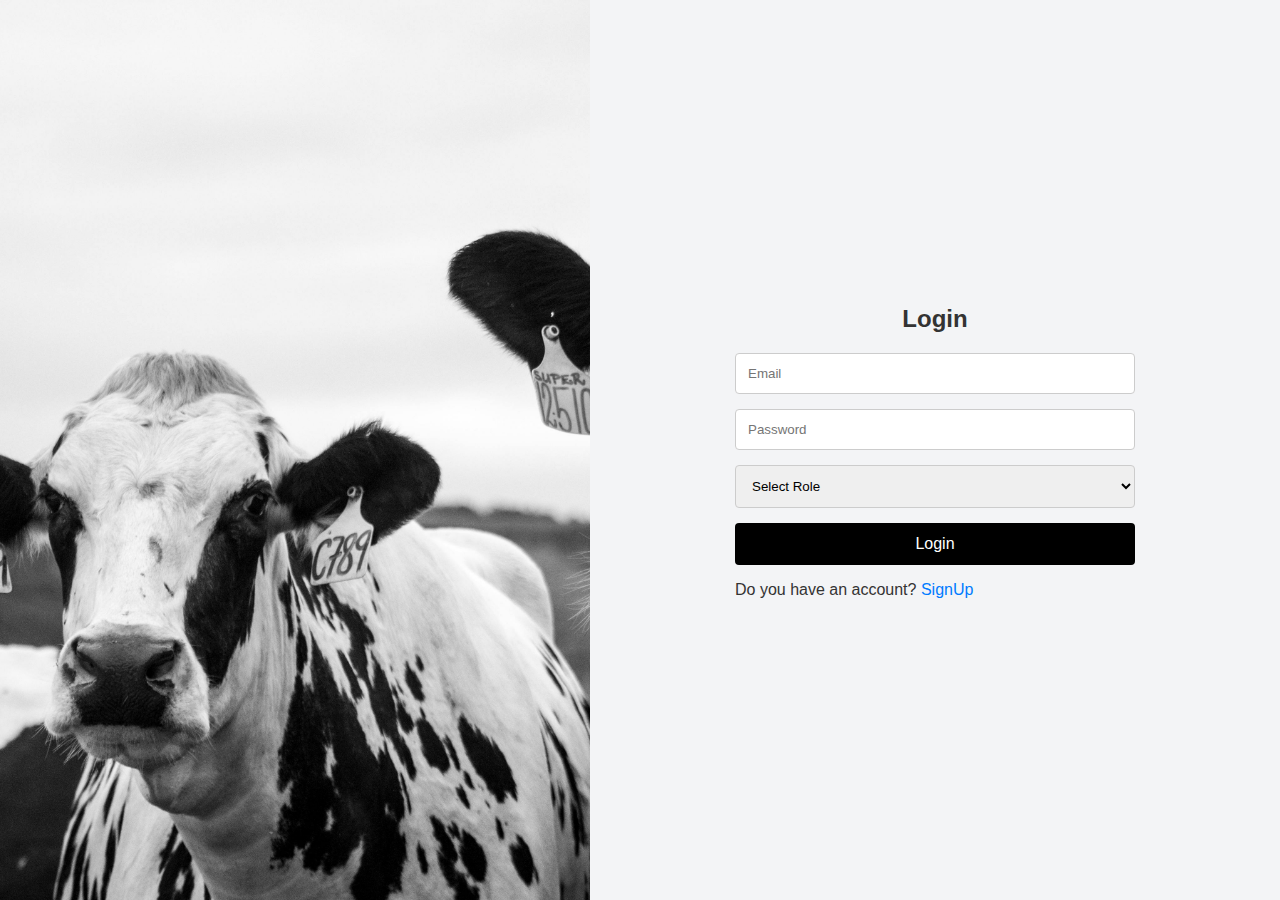
<file: login.html>
<!DOCTYPE html>
<html lang="en">
<head>
    <meta charset="UTF-8">
    <meta name="viewport" content="width=device-width, initial-scale=1.0">
    <title>Login Page</title>
    <link rel="stylesheet" href="style.css"> <!-- Link to your external style file -->
</head>
<style>
    body {
        font-family:poppins, Arial, sans-serif;
        margin: 0;
        padding: 0;
    }

    .login-container {
        display: flex;
        height: 100vh; /* Full height of the viewport */
    }

    .login-image {
        width: 50%;
        background-image: url('landingpage/images/banner_5.jpg'); /* Add your image path */
        background-size: cover;
        background-position: center;
    }

    .login-form {
        width: 50%;
        display: flex;
        justify-content: center;
        align-items: center;
        padding: 0 50px;
    }

    .form-container {
        width: 100%;
        max-width: 400px;
        padding: 20px;
    }

    h2 {
        text-align: center;
        font-size: 24px;
        margin-bottom: 20px;
    }

    form {
        display: flex;
        flex-direction: column;
    }

    input[type="email"],
    input[type="password"],
    select {
        padding: 12px;
        margin-bottom: 15px;
        border: 1px solid #ccc;
        border-radius: 4px;
    }

    input[type="submit"] {
        padding: 12px;
        background-color: #000000;
        color: white;
        border: none;
        border-radius: 4px;
        cursor: pointer;
        font-size: 16px;
    }

    input[type="submit"]:hover {
        background-color: #333;
    }

    .signup-link {
        text-align: center;
        margin-top: 10px;
    }

    .signup-link a {
        color: #007BFF;
        text-decoration: none;
    }

    .signup-link a:hover {
        text-decoration: underline;
    }
</style>
<body>
    <div class="login-container">
        <div class="login-image"></div> <!-- Left side image -->
        <div class="login-form">
            <div class="form-container">
                <h2>Login</h2>
                <form action="login.php" method="POST">
                    <input type="email" name="email" required placeholder="Email">
                    <input type="password" name="password" required placeholder="Password">
                    
                    <!-- Role Dropdown -->
                    <select name="role" required>
                        <option value="" disabled selected>Select Role</option>
                        <option value="admin">Admin</option>
                        <option value="user">User</option>
                    </select>

                    <input type="submit" value="Login">
                </form>
                <p>Do you have an account? <a href="signup.html" style="text-decoration: none; color: #007BFF;">SignUp</a></p>
            </div>
        </div>
    </div>
</body>
</html>
</file>
<file: style.css>
/* General Styles */
body, html {
    margin: 0;
    padding: 0;
    font-family: Arial, sans-serif;
    background-color: #f3f4f6; /* Light background color */
    color: #333; /* Dark text color for readability */
}

header {
    background-color: #ffffff; /* Green background for the header */
    color: white; /* White text color */
    padding: 20px 0;
    text-align: center;
    box-shadow: 0 2px 4px rgba(0, 0, 0, 0.1); /* Subtle shadow for a 3D effect */
}

header h1 {
    margin: 0;
    font-size: 1.8em;
    color: black;
}

nav {
    margin-top: 15px;
}

nav a {
    color: rgb(0, 0, 0); /* White text color for links */
    text-decoration: none;
    padding: 10px 20px;
    margin: 0 5px;
    border-radius: 5px;
    transition: background-color 0.3s ease;
}

nav a:hover {
}

/* Responsive Design */
@media (max-width: 768px) {
    nav {
        display: flex;
        flex-direction: column;
        align-items: center;
    }

    nav a {
        margin: 5px 0;
    }
}
</file>
